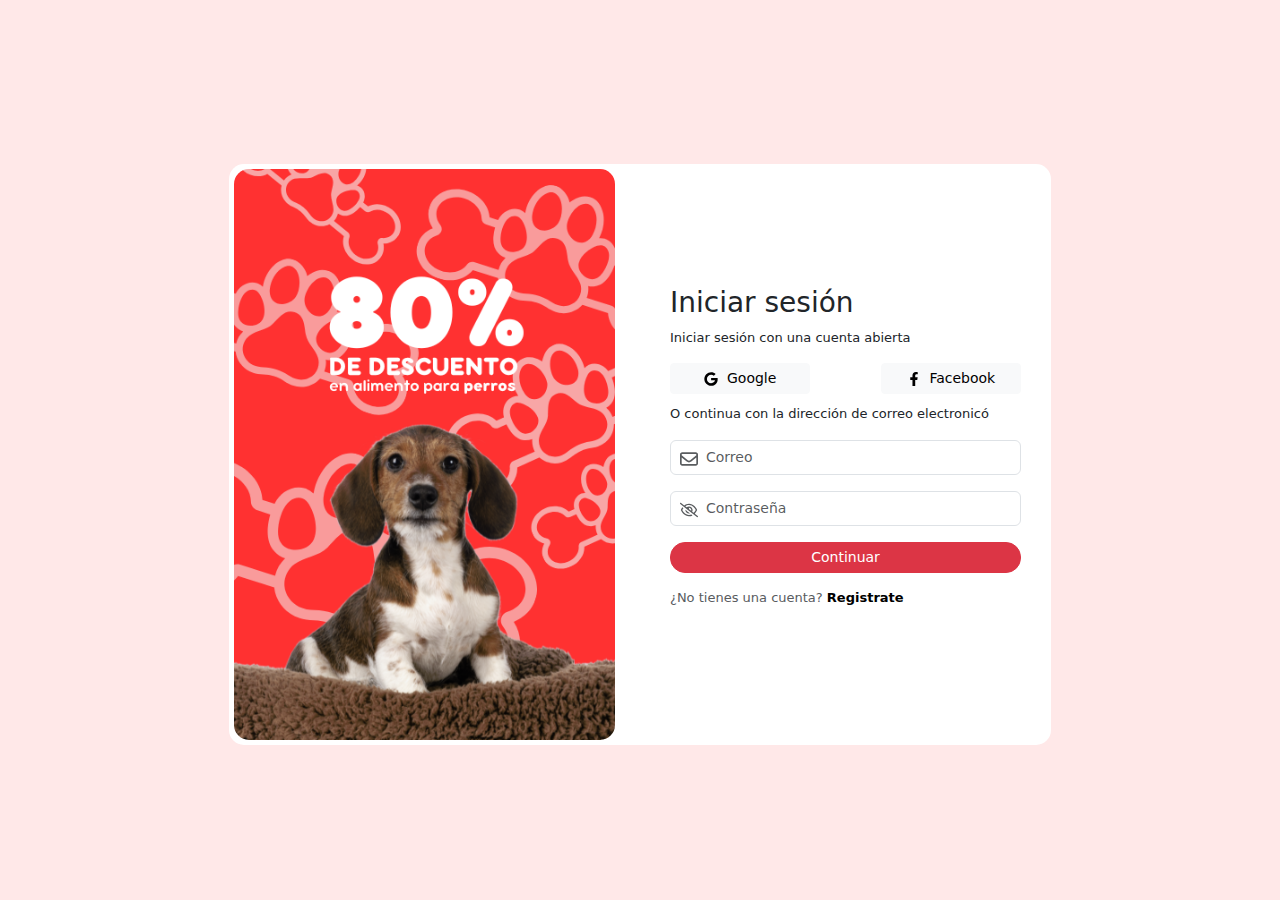
<file: untitled-1.html>
<!DOCTYPE html>
<html data-bs-theme="light" lang="en">

<head>
    <meta charset="utf-8">
    <meta name="viewport" content="width=device-width, initial-scale=1.0, shrink-to-fit=no">
    <title>world</title>
    <link rel="stylesheet" href="https://cdn.jsdelivr.net/npm/bootstrap@5.3.6/dist/css/bootstrap.min.css">
    <link rel="stylesheet" href="assets/css/hover-menu.css">
    <link rel="stylesheet" href="assets/css/owl.carousel.css">
    <link rel="stylesheet" href="assets/css/owl.theme.default.css">
    <link rel="stylesheet" href="assets/css/img-producst-vista.css">
    <link rel="stylesheet" href="assets/css/Whatsapp-flotating-button.css">
</head>

<body style="background: #ffe8e8;">
    <div class="container d-flex justify-content-center align-items-center" style="height: 100dvh;padding: 25px;">
        <div class="row d-inline-flex justify-content-center align-items-center align-content-center" style="background: #ffffff;margin-top: 9px;border-radius: 15px;">
            <div class="col-md-6 d-none d-sm-none d-md-block justify-content-start" style="padding: 5px;"><img class="img-fluid" width="425" height="638" src="assets/img/login-img-1.png" style="width: 95%;border-radius: 15px;"></div>
            <div class="col-md-6 d-flex flex-column" style="padding: 30px;">
                <h3>Iniciar sesión</h3>
                <p style="font-size: 13px;">Iniciar sesión con una cuenta abierta</p>
                <div class="d-flex justify-content-between align-items-center gap-2"><button class="btn btn-light btn-sm" type="button" style="width: 40%;"><svg xmlns="http://www.w3.org/2000/svg" viewBox="-12 0 512 512" width="1em" height="1em" fill="currentColor">
                            <!--! Font Awesome Free 6.4.2 by @fontawesome - https://fontawesome.com License - https://fontawesome.com/license/free (Icons: CC BY 4.0, Fonts: SIL OFL 1.1, Code: MIT License) Copyright 2023 Fonticons, Inc. -->
                            <path d="M488 261.8C488 403.3 391.1 504 248 504 110.8 504 0 393.2 0 256S110.8 8 248 8c66.8 0 123 24.5 166.3 64.9l-67.5 64.9C258.5 52.6 94.3 116.6 94.3 256c0 86.5 69.1 156.6 153.7 156.6 98.2 0 135-70.4 140.8-106.9H248v-85.3h236.1c2.3 12.7 3.9 24.9 3.9 41.4z"></path>
                        </svg>&nbsp; Google</button><button class="btn btn-light btn-sm" type="button" style="width: 40%;"><svg xmlns="http://www.w3.org/2000/svg" viewBox="-96 0 512 512" width="1em" height="1em" fill="currentColor">
                            <!--! Font Awesome Free 6.4.2 by @fontawesome - https://fontawesome.com License - https://fontawesome.com/license/free (Icons: CC BY 4.0, Fonts: SIL OFL 1.1, Code: MIT License) Copyright 2023 Fonticons, Inc. -->
                            <path d="M279.14 288l14.22-92.66h-88.91v-60.13c0-25.35 12.42-50.06 52.24-50.06h40.42V6.26S260.43 0 225.36 0c-73.22 0-121.08 44.38-121.08 124.72v70.62H22.89V288h81.39v224h100.17V288z"></path>
                        </svg>&nbsp; Facebook</button></div>
                <p style="font-size: 13px;margin-top: 10px;">O continua con la dirección de correo electronicó&nbsp;&nbsp;</p>
                <form class="d-flex flex-column gap-3">
                    <div><span class="badge position-absolute" style="padding: 0px;padding-top: 10px;padding-left: 10px;" ><svg xmlns="http://www.w3.org/2000/svg" viewBox="0 0 512 512" width="1em" height="1em" fill="currentColor" style="font-size: 18px;color: rgb(89,92,95);" >
                                <!--! Font Awesome Free 6.4.2 by @fontawesome - https://fontawesome.com License - https://fontawesome.com/license/free (Icons: CC BY 4.0, Fonts: SIL OFL 1.1, Code: MIT License) Copyright 2023 Fonticons, Inc. -->
                                <path d="M64 112c-8.8 0-16 7.2-16 16v22.1L220.5 291.7c20.7 17 50.4 17 71.1 0L464 150.1V128c0-8.8-7.2-16-16-16H64zM48 212.2V384c0 8.8 7.2 16 16 16H448c8.8 0 16-7.2 16-16V212.2L322 328.8c-38.4 31.5-93.7 31.5-132 0L48 212.2zM0 128C0 92.7 28.7 64 64 64H448c35.3 0 64 28.7 64 64V384c0 35.3-28.7 64-64 64H64c-35.3 0-64-28.7-64-64V128z"></path>
                            </svg></span><input class="form-control" type="email" placeholder="Correo" style="padding-left: 35px;font-size: 14px;"></div>
                    <div><span class="badge position-absolute" style="padding: 0px;padding-top: 10px;padding-left: 10px;cursor: pointer;" onclick="togglePassword('password')"><svg xmlns="http://www.w3.org/2000/svg" viewBox="0 -64 640 640" width="1em" height="1em" fill="currentColor" style="font-size: 18px;color: rgb(89,92,95);" id="eye-icon-password">
                                <!--! Font Awesome Free 6.4.2 by @fontawesome - https://fontawesome.com License - https://fontawesome.com/license/free (Icons: CC BY 4.0, Fonts: SIL OFL 1.1, Code: MIT License) Copyright 2023 Fonticons, Inc. -->
                                <path d="M38.8 5.1C28.4-3.1 13.3-1.2 5.1 9.2S-1.2 34.7 9.2 42.9l592 464c10.4 8.2 25.5 6.3 33.7-4.1s6.3-25.5-4.1-33.7L525.6 386.7c39.6-40.6 66.4-86.1 79.9-118.4c3.3-7.9 3.3-16.7 0-24.6c-14.9-35.7-46.2-87.7-93-131.1C465.5 68.8 400.8 32 320 32c-68.2 0-125 26.3-169.3 60.8L38.8 5.1zm151 118.3C226 97.7 269.5 80 320 80c65.2 0 118.8 29.6 159.9 67.7C518.4 183.5 545 226 558.6 256c-12.6 28-36.6 66.8-70.9 100.9l-53.8-42.2c9.1-17.6 14.2-37.5 14.2-58.7c0-70.7-57.3-128-128-128c-32.2 0-61.7 11.9-84.2 31.5l-46.1-36.1zM394.9 284.2l-81.5-63.9c4.2-8.5 6.6-18.2 6.6-28.3c0-5.5-.7-10.9-2-16c.7 0 1.3 0 2 0c44.2 0 80 35.8 80 80c0 9.9-1.8 19.4-5.1 28.2zm9.4 130.3C378.8 425.4 350.7 432 320 432c-65.2 0-118.8-29.6-159.9-67.7C121.6 328.5 95 286 81.4 256c8.3-18.4 21.5-41.5 39.4-64.8L83.1 161.5C60.3 191.2 44 220.8 34.5 243.7c-3.3 7.9-3.3 16.7 0 24.6c14.9 35.7 46.2 87.7 93 131.1C174.5 443.2 239.2 480 320 480c47.8 0 89.9-12.9 126.2-32.5l-41.9-33zM192 256c0 70.7 57.3 128 128 128c13.3 0 26.1-2 38.2-5.8L302 334c-23.5-5.4-43.1-21.2-53.7-42.3l-56.1-44.2c-.2 2.8-.3 5.6-.3 8.5z"></path>
                            </svg></span><input class="form-control" type="password" placeholder="Contraseña" style="padding-left: 35px;font-size: 14px;" id="password"></div><button class="btn btn-danger btn-sm" type="submit" style="border-radius: 15px;">Continuar</button>
                </form>
                <p style="color: rgb(89,92,95);margin-top: 15px;font-size: 13px;">¿No tienes una cuenta?&nbsp;<a class="text-decoration-none" href="untitled-2.html" style="font-weight: bold;color: rgb(0,0,0);">Registrate</a></p>
            </div>
        </div>
    </div>
    <script src="https://cdnjs.cloudflare.com/ajax/libs/jquery/3.6.4/jquery.min.js"></script>
    <script src="https://cdn.jsdelivr.net/npm/bootstrap@5.3.6/dist/js/bootstrap.bundle.min.js"></script>
    <script src="assets/js/bs-init.js"></script>
    <script src="assets/js/owl.carousel.js"></script>
    <script src="assets/js/script.js"></script>
    <script src="assets/js/button-producs.js"></script>

     <script>
        function togglePassword(inputId) {
            const passwordInput = document.getElementById(inputId);
            const eyeIcon = document.getElementById(`eye-icon-${inputId}`);
            
            if (passwordInput.type === "password") {
                passwordInput.type = "text";
                // Cambiar el icono a ojo abierto
                eyeIcon.innerHTML = '<path d="M288 32c-80.8 0-145.5 36.8-192.6 80.6C48.6 156 17.3 208 2.5 243.7c-3.3 7.9-3.3 16.7 0 24.6C17.3 304 48.6 356 95.4 399.4C142.5 443.2 207.2 480 288 480s145.5-36.8 192.6-80.6c46.8-43.5 78.1-95.4 93-131.1c3.3-7.9 3.3-16.7 0-24.6c-14.9-35.7-46.2-87.7-93-131.1C433.5 68.8 368.8 32 288 32zM144 256a144 144 0 1 1 288 0 144 144 0 1 1 -288 0zm144-64c0 35.3-28.7 64-64 64c-7.1 0-13.9-1.2-20.3-3.3c-5.5-1.8-11.9 1.6-11.7 7.4c.3 6.9 1.3 13.8 3.2 20.7c13.7 51.2 66.4 81.6 117.6 67.9s81.6-66.4 67.9-117.6c-11.1-41.5-47.8-69.4-88.6-71.1c-5.8-.2-9.2 6.1-7.4 11.7c2.1 6.4 3.3 13.2 3.3 20.3z"></path>';
            } else {
                passwordInput.type = "password";
                // Cambiar el icono a ojo cerrado
                eyeIcon.innerHTML = '<path d="M38.8 5.1C28.4-3.1 13.3-1.2 5.1 9.2S-1.2 34.7 9.2 42.9l592 464c10.4 8.2 25.5 6.3 33.7-4.1s6.3-25.5-4.1-33.7L525.6 386.7c39.6-40.6 66.4-86.1 79.9-118.4c3.3-7.9 3.3-16.7 0-24.6c-14.9-35.7-46.2-87.7-93-131.1C465.5 68.8 400.8 32 320 32c-68.2 0-125 26.3-169.3 60.8L38.8 5.1zm151 118.3C226 97.7 269.5 80 320 80c65.2 0 118.8 29.6 159.9 67.7C518.4 183.5 545 226 558.6 256c-12.6 28-36.6 66.8-70.9 100.9l-53.8-42.2c9.1-17.6 14.2-37.5 14.2-58.7c0-70.7-57.3-128-128-128c-32.2 0-61.7 11.9-84.2 31.5l-46.1-36.1zM394.9 284.2l-81.5-63.9c4.2-8.5 6.6-18.2 6.6-28.3c0-5.5-.7-10.9-2-16c.7 0 1.3 0 2 0c44.2 0 80 35.8 80 80c0 9.9-1.8 19.4-5.1 28.2zm9.4 130.3C378.8 425.4 350.7 432 320 432c-65.2 0-118.8-29.6-159.9-67.7C121.6 328.5 95 286 81.4 256c8.3-18.4 21.5-41.5 39.4-64.8L83.1 161.5C60.3 191.2 44 220.8 34.5 243.7c-3.3 7.9-3.3 16.7 0 24.6c14.9 35.7 46.2 87.7 93 131.1C174.5 443.2 239.2 480 320 480c47.8 0 89.9-12.9 126.2-32.5l-41.9-33zM192 256c0 70.7 57.3 128 128 128c13.3 0 26.1-2 38.2-5.8L302 334c-23.5-5.4-43.1-21.2-53.7-42.3l-56.1-44.2c-.2 2.8-.3 5.6-.3 8.5z"></path>';
            }
        }
    </script>
</body>

</html>
</file>
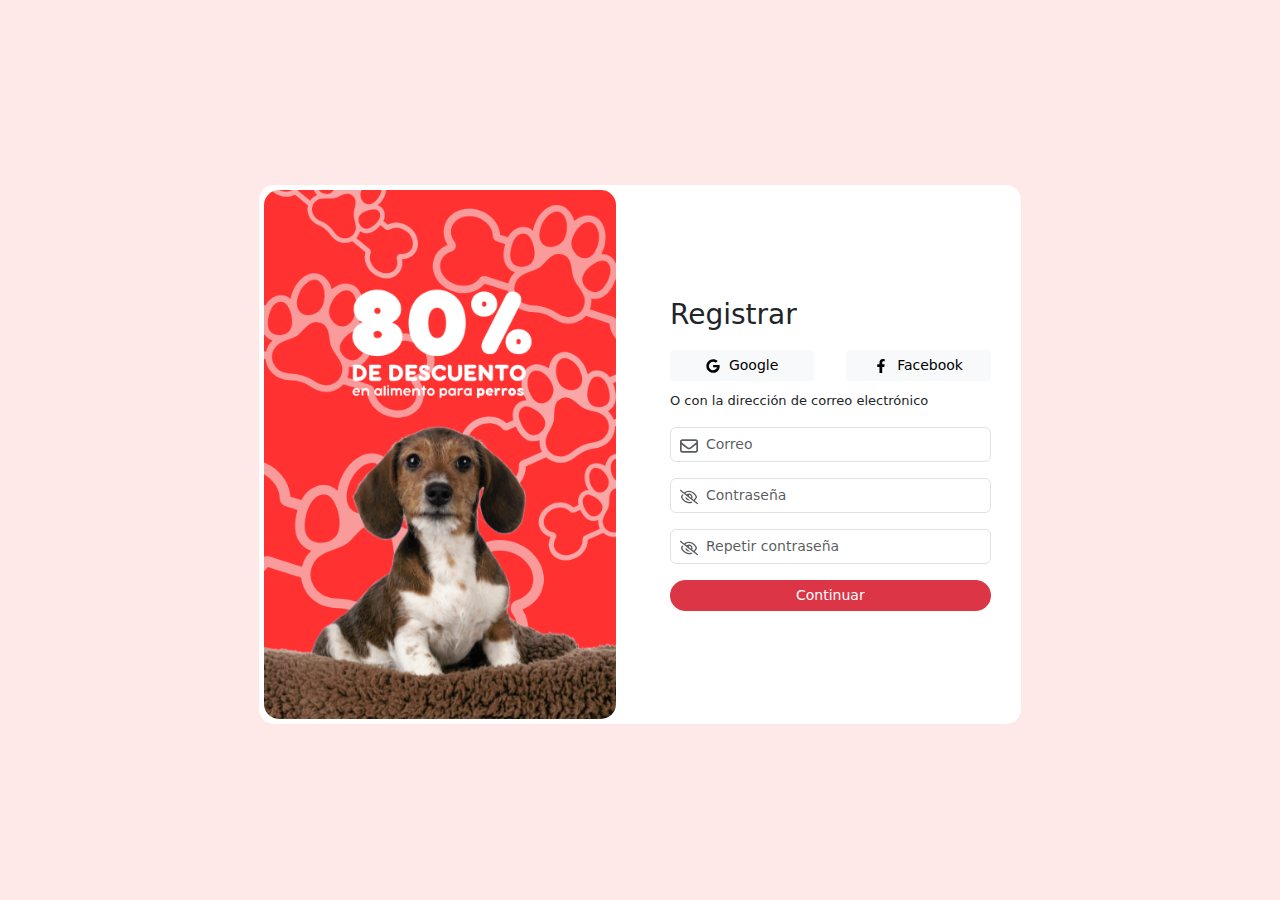
<file: untitled-2.html>
<!DOCTYPE html>
<html data-bs-theme="light" lang="en">

<head>
    <meta charset="utf-8">
    <meta name="viewport" content="width=device-width, initial-scale=1.0, shrink-to-fit=no">
    <title>world</title>
    <link rel="stylesheet" href="https://cdn.jsdelivr.net/npm/bootstrap@5.3.6/dist/css/bootstrap.min.css">
    <link rel="stylesheet" href="assets/css/hover-menu.css">
    <link rel="stylesheet" href="assets/css/owl.carousel.css">
    <link rel="stylesheet" href="assets/css/owl.theme.default.css">
    <link rel="stylesheet" href="assets/css/img-producst-vista.css">
    <link rel="stylesheet" href="assets/css/Whatsapp-flotating-button.css">
</head>

<body style="background: #ffe8e8;">
    <div class="container d-flex justify-content-center align-items-center" style="height: 100dvh;padding: 25px;">
        <div class="row d-inline-flex justify-content-center align-items-center align-content-center" style="background: #ffffff;margin-top: 9px;border-radius: 15px;">
            <div class="col-md-6 d-none d-sm-none d-md-block justify-content-start" style="padding: 5px;"><img class="img-fluid" width="425" height="638" src="assets/img/login-img-1.png" style="width: 95%;border-radius: 15px;"></div>
            <div class="col-md-6 d-flex flex-column" style="padding: 30px;">
                <h3>Registrar</h3>
                <div class="d-flex justify-content-between align-items-center gap-2" style="margin-top: 10px;"><button class="btn btn-light btn-sm" type="button" style="width: 45%;"><svg xmlns="http://www.w3.org/2000/svg" viewBox="-12 0 512 512" width="1em" height="1em" fill="currentColor">
                            <!--! Font Awesome Free 6.4.2 by @fontawesome - https://fontawesome.com License - https://fontawesome.com/license/free (Icons: CC BY 4.0, Fonts: SIL OFL 1.1, Code: MIT License) Copyright 2023 Fonticons, Inc. -->
                            <path d="M488 261.8C488 403.3 391.1 504 248 504 110.8 504 0 393.2 0 256S110.8 8 248 8c66.8 0 123 24.5 166.3 64.9l-67.5 64.9C258.5 52.6 94.3 116.6 94.3 256c0 86.5 69.1 156.6 153.7 156.6 98.2 0 135-70.4 140.8-106.9H248v-85.3h236.1c2.3 12.7 3.9 24.9 3.9 41.4z"></path>
                        </svg>&nbsp; Google</button><button class="btn btn-light btn-sm" type="button" style="width: 45%;"><svg xmlns="http://www.w3.org/2000/svg" viewBox="-96 0 512 512" width="1em" height="1em" fill="currentColor">
                            <!--! Font Awesome Free 6.4.2 by @fontawesome - https://fontawesome.com License - https://fontawesome.com/license/free (Icons: CC BY 4.0, Fonts: SIL OFL 1.1, Code: MIT License) Copyright 2023 Fonticons, Inc. -->
                            <path d="M279.14 288l14.22-92.66h-88.91v-60.13c0-25.35 12.42-50.06 52.24-50.06h40.42V6.26S260.43 0 225.36 0c-73.22 0-121.08 44.38-121.08 124.72v70.62H22.89V288h81.39v224h100.17V288z"></path>
                        </svg>&nbsp; Facebook</button></div>
                <p style="font-size: 13px;margin-top: 10px;">O con la dirección de correo electrónico&nbsp;&nbsp;</p>
                <form class="d-flex flex-column gap-3">
                    <div><span class="badge position-absolute" style="padding: 0px;padding-top: 10px;padding-left: 10px;"><svg xmlns="http://www.w3.org/2000/svg" viewBox="0 0 512 512" width="1em" height="1em" fill="currentColor" style="font-size: 18px;color: rgb(89,92,95);">
                                <!--! Font Awesome Free 6.4.2 by @fontawesome - https://fontawesome.com License - https://fontawesome.com/license/free (Icons: CC BY 4.0, Fonts: SIL OFL 1.1, Code: MIT License) Copyright 2023 Fonticons, Inc. -->
                                <path d="M64 112c-8.8 0-16 7.2-16 16v22.1L220.5 291.7c20.7 17 50.4 17 71.1 0L464 150.1V128c0-8.8-7.2-16-16-16H64zM48 212.2V384c0 8.8 7.2 16 16 16H448c8.8 0 16-7.2 16-16V212.2L322 328.8c-38.4 31.5-93.7 31.5-132 0L48 212.2zM0 128C0 92.7 28.7 64 64 64H448c35.3 0 64 28.7 64 64V384c0 35.3-28.7 64-64 64H64c-35.3 0-64-28.7-64-64V128z"></path>
                            </svg></span><input class="form-control" type="email" placeholder="Correo" style="padding-left: 35px;font-size: 14px;"></div>
                    <div><span class="badge position-absolute" style="padding: 0px;padding-top: 10px;padding-left: 10px;cursor: pointer;" onclick="togglePassword('password')"><svg xmlns="http://www.w3.org/2000/svg" viewBox="0 -64 640 640" width="1em" height="1em" fill="currentColor" style="font-size: 18px;color: rgb(89,92,95);" id="eye-icon-password">
                                <!--! Font Awesome Free 6.4.2 by @fontawesome - https://fontawesome.com License - https://fontawesome.com/license/free (Icons: CC BY 4.0, Fonts: SIL OFL 1.1, Code: MIT License) Copyright 2023 Fonticons, Inc. -->
                                <path d="M38.8 5.1C28.4-3.1 13.3-1.2 5.1 9.2S-1.2 34.7 9.2 42.9l592 464c10.4 8.2 25.5 6.3 33.7-4.1s6.3-25.5-4.1-33.7L525.6 386.7c39.6-40.6 66.4-86.1 79.9-118.4c3.3-7.9 3.3-16.7 0-24.6c-14.9-35.7-46.2-87.7-93-131.1C465.5 68.8 400.8 32 320 32c-68.2 0-125 26.3-169.3 60.8L38.8 5.1zm151 118.3C226 97.7 269.5 80 320 80c65.2 0 118.8 29.6 159.9 67.7C518.4 183.5 545 226 558.6 256c-12.6 28-36.6 66.8-70.9 100.9l-53.8-42.2c9.1-17.6 14.2-37.5 14.2-58.7c0-70.7-57.3-128-128-128c-32.2 0-61.7 11.9-84.2 31.5l-46.1-36.1zM394.9 284.2l-81.5-63.9c4.2-8.5 6.6-18.2 6.6-28.3c0-5.5-.7-10.9-2-16c.7 0 1.3 0 2 0c44.2 0 80 35.8 80 80c0 9.9-1.8 19.4-5.1 28.2zm9.4 130.3C378.8 425.4 350.7 432 320 432c-65.2 0-118.8-29.6-159.9-67.7C121.6 328.5 95 286 81.4 256c8.3-18.4 21.5-41.5 39.4-64.8L83.1 161.5C60.3 191.2 44 220.8 34.5 243.7c-3.3 7.9-3.3 16.7 0 24.6c14.9 35.7 46.2 87.7 93 131.1C174.5 443.2 239.2 480 320 480c47.8 0 89.9-12.9 126.2-32.5l-41.9-33zM192 256c0 70.7 57.3 128 128 128c13.3 0 26.1-2 38.2-5.8L302 334c-23.5-5.4-43.1-21.2-53.7-42.3l-56.1-44.2c-.2 2.8-.3 5.6-.3 8.5z"></path>
                            </svg></span><input class="form-control" type="password" placeholder="Contraseña" style="padding-left: 35px;font-size: 14px;" id="password"></div>
                    <div><span class="badge position-absolute" style="padding: 0px;padding-top: 10px;padding-left: 10px;cursor: pointer;" onclick="togglePassword('repeat-password')"><svg xmlns="http://www.w3.org/2000/svg" viewBox="0 -64 640 640" width="1em" height="1em" fill="currentColor" style="font-size: 18px;color: rgb(89,92,95);" id="eye-icon-repeat-password" >
                                <!--! Font Awesome Free 6.4.2 by @fontawesome - https://fontawesome.com License - https://fontawesome.com/license/free (Icons: CC BY 4.0, Fonts: SIL OFL 1.1, Code: MIT License) Copyright 2023 Fonticons, Inc. -->
                                <path d="M38.8 5.1C28.4-3.1 13.3-1.2 5.1 9.2S-1.2 34.7 9.2 42.9l592 464c10.4 8.2 25.5 6.3 33.7-4.1s6.3-25.5-4.1-33.7L525.6 386.7c39.6-40.6 66.4-86.1 79.9-118.4c3.3-7.9 3.3-16.7 0-24.6c-14.9-35.7-46.2-87.7-93-131.1C465.5 68.8 400.8 32 320 32c-68.2 0-125 26.3-169.3 60.8L38.8 5.1zm151 118.3C226 97.7 269.5 80 320 80c65.2 0 118.8 29.6 159.9 67.7C518.4 183.5 545 226 558.6 256c-12.6 28-36.6 66.8-70.9 100.9l-53.8-42.2c9.1-17.6 14.2-37.5 14.2-58.7c0-70.7-57.3-128-128-128c-32.2 0-61.7 11.9-84.2 31.5l-46.1-36.1zM394.9 284.2l-81.5-63.9c4.2-8.5 6.6-18.2 6.6-28.3c0-5.5-.7-10.9-2-16c.7 0 1.3 0 2 0c44.2 0 80 35.8 80 80c0 9.9-1.8 19.4-5.1 28.2zm9.4 130.3C378.8 425.4 350.7 432 320 432c-65.2 0-118.8-29.6-159.9-67.7C121.6 328.5 95 286 81.4 256c8.3-18.4 21.5-41.5 39.4-64.8L83.1 161.5C60.3 191.2 44 220.8 34.5 243.7c-3.3 7.9-3.3 16.7 0 24.6c14.9 35.7 46.2 87.7 93 131.1C174.5 443.2 239.2 480 320 480c47.8 0 89.9-12.9 126.2-32.5l-41.9-33zM192 256c0 70.7 57.3 128 128 128c13.3 0 26.1-2 38.2-5.8L302 334c-23.5-5.4-43.1-21.2-53.7-42.3l-56.1-44.2c-.2 2.8-.3 5.6-.3 8.5z"></path>
                            </svg></span><input class="form-control" type="password" placeholder="Repetir contraseña" style="padding-left: 35px;font-size: 14px;" id="repeat-password"></div><button class="btn btn-danger btn-sm" type="submit" style="border-radius: 15px;">Continuar</button>
                </form>
            </div>
        </div>
    </div>
    <script src="https://cdnjs.cloudflare.com/ajax/libs/jquery/3.6.4/jquery.min.js"></script>
    <script src="https://cdn.jsdelivr.net/npm/bootstrap@5.3.6/dist/js/bootstrap.bundle.min.js"></script>
    <script src="assets/js/bs-init.js"></script>
    <script src="assets/js/owl.carousel.js"></script>
    <script src="assets/js/script.js"></script>
    <script src="assets/js/button-producs.js"></script>
    <script>
        function togglePassword(inputId) {
            const passwordInput = document.getElementById(inputId);
            const eyeIcon = document.getElementById(`eye-icon-${inputId}`);
            
            if (passwordInput.type === "password") {
                passwordInput.type = "text";
                // Cambiar el icono a ojo abierto
                eyeIcon.innerHTML = '<path d="M288 32c-80.8 0-145.5 36.8-192.6 80.6C48.6 156 17.3 208 2.5 243.7c-3.3 7.9-3.3 16.7 0 24.6C17.3 304 48.6 356 95.4 399.4C142.5 443.2 207.2 480 288 480s145.5-36.8 192.6-80.6c46.8-43.5 78.1-95.4 93-131.1c3.3-7.9 3.3-16.7 0-24.6c-14.9-35.7-46.2-87.7-93-131.1C433.5 68.8 368.8 32 288 32zM144 256a144 144 0 1 1 288 0 144 144 0 1 1 -288 0zm144-64c0 35.3-28.7 64-64 64c-7.1 0-13.9-1.2-20.3-3.3c-5.5-1.8-11.9 1.6-11.7 7.4c.3 6.9 1.3 13.8 3.2 20.7c13.7 51.2 66.4 81.6 117.6 67.9s81.6-66.4 67.9-117.6c-11.1-41.5-47.8-69.4-88.6-71.1c-5.8-.2-9.2 6.1-7.4 11.7c2.1 6.4 3.3 13.2 3.3 20.3z"></path>';
            } else {
                passwordInput.type = "password";
                // Cambiar el icono a ojo cerrado
                eyeIcon.innerHTML = '<path d="M38.8 5.1C28.4-3.1 13.3-1.2 5.1 9.2S-1.2 34.7 9.2 42.9l592 464c10.4 8.2 25.5 6.3 33.7-4.1s6.3-25.5-4.1-33.7L525.6 386.7c39.6-40.6 66.4-86.1 79.9-118.4c3.3-7.9 3.3-16.7 0-24.6c-14.9-35.7-46.2-87.7-93-131.1C465.5 68.8 400.8 32 320 32c-68.2 0-125 26.3-169.3 60.8L38.8 5.1zm151 118.3C226 97.7 269.5 80 320 80c65.2 0 118.8 29.6 159.9 67.7C518.4 183.5 545 226 558.6 256c-12.6 28-36.6 66.8-70.9 100.9l-53.8-42.2c9.1-17.6 14.2-37.5 14.2-58.7c0-70.7-57.3-128-128-128c-32.2 0-61.7 11.9-84.2 31.5l-46.1-36.1zM394.9 284.2l-81.5-63.9c4.2-8.5 6.6-18.2 6.6-28.3c0-5.5-.7-10.9-2-16c.7 0 1.3 0 2 0c44.2 0 80 35.8 80 80c0 9.9-1.8 19.4-5.1 28.2zm9.4 130.3C378.8 425.4 350.7 432 320 432c-65.2 0-118.8-29.6-159.9-67.7C121.6 328.5 95 286 81.4 256c8.3-18.4 21.5-41.5 39.4-64.8L83.1 161.5C60.3 191.2 44 220.8 34.5 243.7c-3.3 7.9-3.3 16.7 0 24.6c14.9 35.7 46.2 87.7 93 131.1C174.5 443.2 239.2 480 320 480c47.8 0 89.9-12.9 126.2-32.5l-41.9-33zM192 256c0 70.7 57.3 128 128 128c13.3 0 26.1-2 38.2-5.8L302 334c-23.5-5.4-43.1-21.2-53.7-42.3l-56.1-44.2c-.2 2.8-.3 5.6-.3 8.5z"></path>';
            }
        }
    </script>
</body>

</html>
</file>
<file: assets/css/hover-menu.css>
.nav-content-hover {
  opacity: 0;
  width: 100vw;
  position: absolute;
  left: 50%;
  transform: translateX(-50%);
  /*Opcional: para que no cause scroll horizontal;*/
  max-width: 100%;
  box-sizing: border-box;
  margin-top: 9px;
  visibility: hidden;
  text-align: start;
}

.hover-menu-li:hover {
  border-bottom: 1px solid black;
}

.hover-menu-li:hover .nav-content-hover {
  opacity: 1;
  visibility: visible;
}
</file>
<file: assets/css/img-producst-vista.css>
/* Optional: Add some styling for the active thumbnail */

.color-option {
  position: relative;
  display: inline-block;
}

.color-radio {
  position: absolute;
  opacity: 0;
  width: 0;
  height: 0;
}

.color-radio + label {
  display: inline-block;
  width: 35px;
  height: 35px;
  border-radius: 50%;
  cursor: pointer;
  border: 2px solid transparent;
  transition: all 0.3s ease;
}

.color-radio:checked + label {
  border-color: #333;
  transform: scale(1.1);
}

.color-radio:focus + label {
  box-shadow: 0 0 5px rgba(0,0,0,0.3);
}

.color-option:hover label {
  transform: scale(1.1);
}

.thumbnail-img {
  cursor: pointer;
  border: 2px solid transparent;
  transition: all 0.3s ease;
}

.thumbnail-img:hover {
  border-color: #ddd;
}

.active-thumbnail {
  border-color: #DA3F3F !important;
}
</file>
<file: assets/css/Whatsapp-flotating-button.css>
.btn-wsp {
  position: fixed;
  width: 60px;
  height: 60px;
  line-height: 50px;
  bottom: 65px;
  right: 25px;
  background: #25d366;
  color: #FFF;
  border-radius: 50px;
  text-align: center;
  font-size: 35px;
  box-shadow: 0px 1px 10px rgba(0,0,0,0.3);
  z-index: 100;
  transition: all 300ms ease;
}

.btn-wsp:hover {
  background: #20ba5a;
}

@media only screen and (min-width:320px) and (max-width:768px) {
  .btn-wsp {
    width: 63px;
    height: 63px;
    line-height: 58px;
  }
}

* {
  margin: 0;
  padding: 0;
  list-style: none;
  text-decoration: none;
}
</file>
